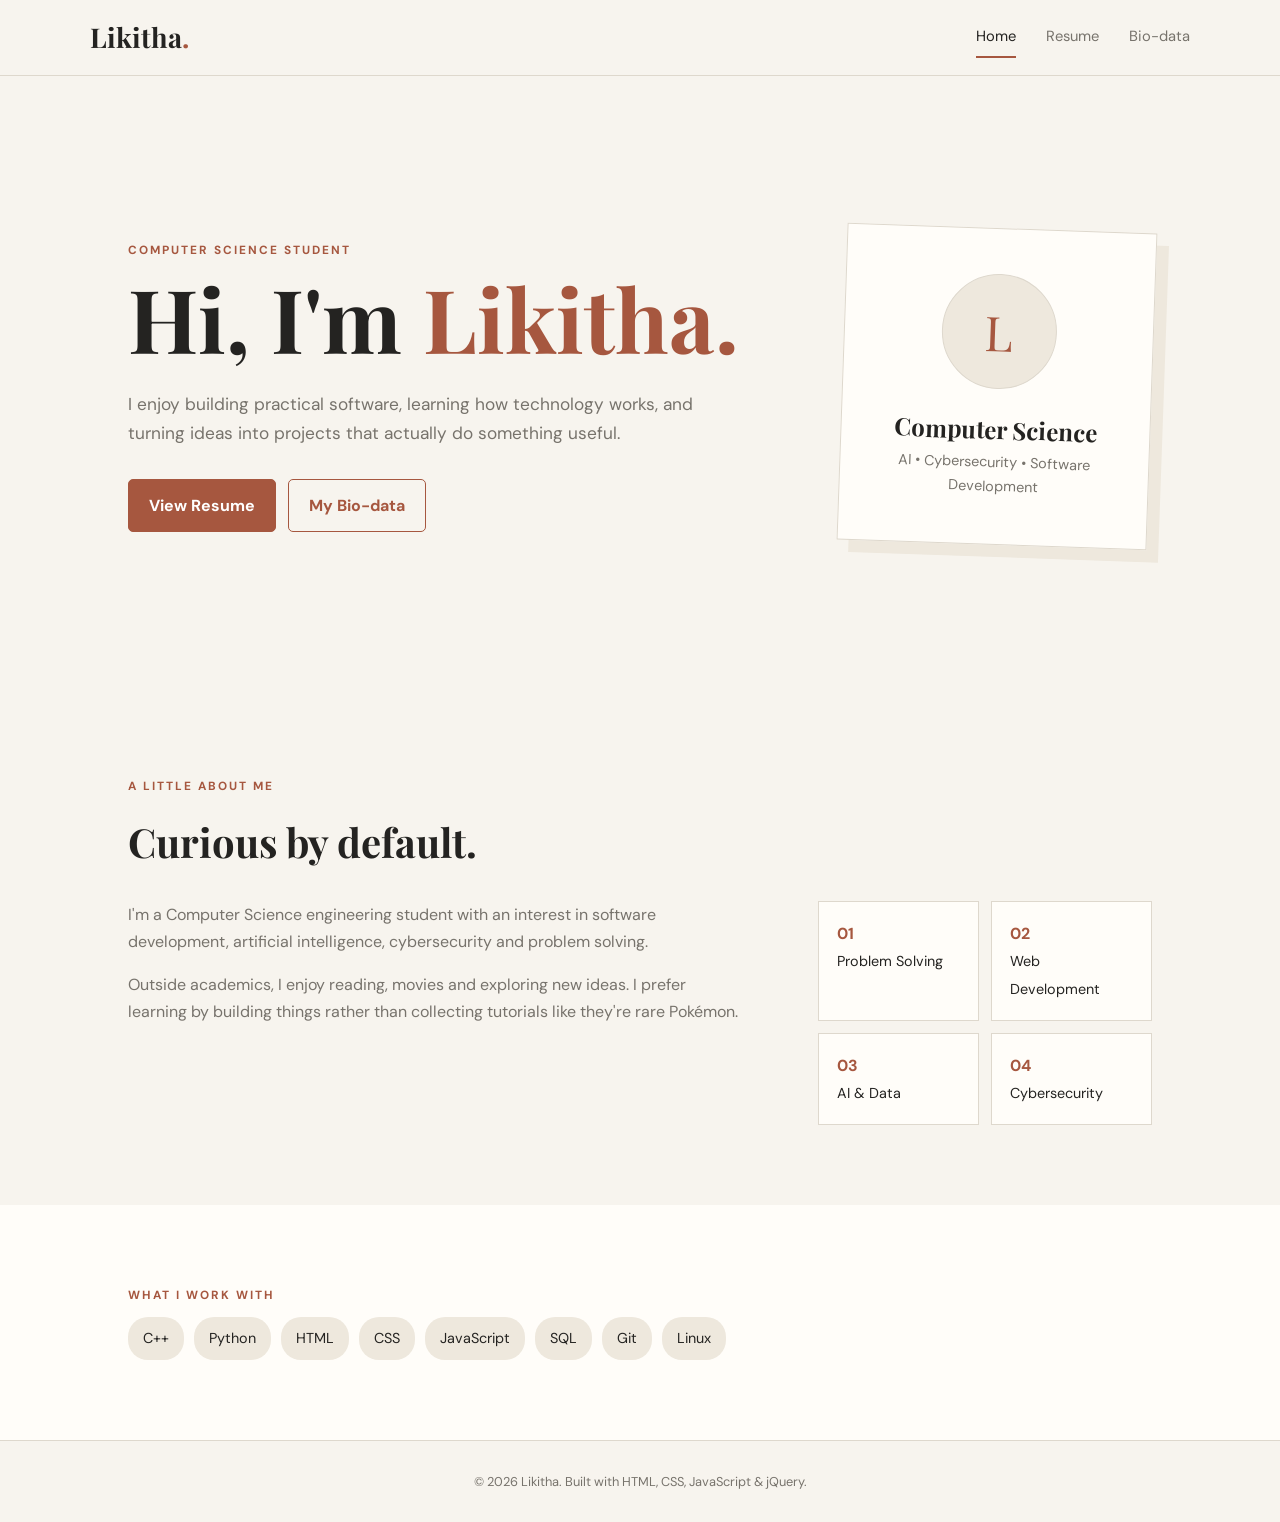
<file: index.html>
<!DOCTYPE html>
<html lang="en">
<head>
  <meta charset="UTF-8">
  <meta name="viewport" content="width=device-width, initial-scale=1.0">
  <title>Likitha | Portfolio</title>
  <link rel="stylesheet" href="style.css">
</head>
<body>
  <header class="navbar">
    <a class="logo" href="index.html">Likitha<span>.</span></a>
    <button class="menu-btn" id="menuBtn">☰</button>
    <nav id="navLinks">
      <a class="active" href="index.html">Home</a>
      <a href="resume.html">Resume</a>
      <a href="biodata.html">Bio-data</a>
    </nav>
  </header>

  <main>
    <section class="hero">
      <div class="hero-text">
        <p class="eyebrow">COMPUTER SCIENCE STUDENT</p>
        <h1>Hi, I'm <span>Likitha.</span></h1>
        <p class="intro">
          I enjoy building practical software, learning how technology works,
          and turning ideas into projects that actually do something useful.
        </p>
        <div class="buttons">
          <a href="resume.html" class="btn primary">View Resume</a>
          <a href="biodata.html" class="btn secondary">My Bio-data</a>
        </div>
      </div>

      <div class="profile-card">
        <div class="profile-circle">L</div>
        <h2>Computer Science</h2>
        <p>AI • Cybersecurity • Software Development</p>
      </div>
    </section>

    <section class="section">
      <p class="eyebrow">A LITTLE ABOUT ME</p>
      <h2>Curious by default.</h2>
      <div class="about-grid">
        <div>
          <p>
            I'm a Computer Science engineering student with an interest in
            software development, artificial intelligence, cybersecurity and
            problem solving.
          </p>
          <p>
            Outside academics, I enjoy reading, movies and exploring new ideas.
            I prefer learning by building things rather than collecting
            tutorials like they're rare Pokémon.
          </p>
        </div>
        <div class="mini-stats">
          <div><strong>01</strong><span>Problem Solving</span></div>
          <div><strong>02</strong><span>Web Development</span></div>
          <div><strong>03</strong><span>AI & Data</span></div>
          <div><strong>04</strong><span>Cybersecurity</span></div>
        </div>
      </div>
    </section>

    <section class="section light">
      <p class="eyebrow">WHAT I WORK WITH</p>
      <div class="skills">
        <span>C++</span><span>Python</span><span>HTML</span><span>CSS</span>
        <span>JavaScript</span><span>SQL</span><span>Git</span><span>Linux</span>
      </div>
    </section>
  </main>

  <footer>
    <p>© 2026 Likitha. Built with HTML, CSS, JavaScript & jQuery.</p>
  </footer>

  <script src="https://code.jquery.com/jquery-3.7.1.min.js"></script>
  <script src="script.js"></script>
</body>
</html>
</file>
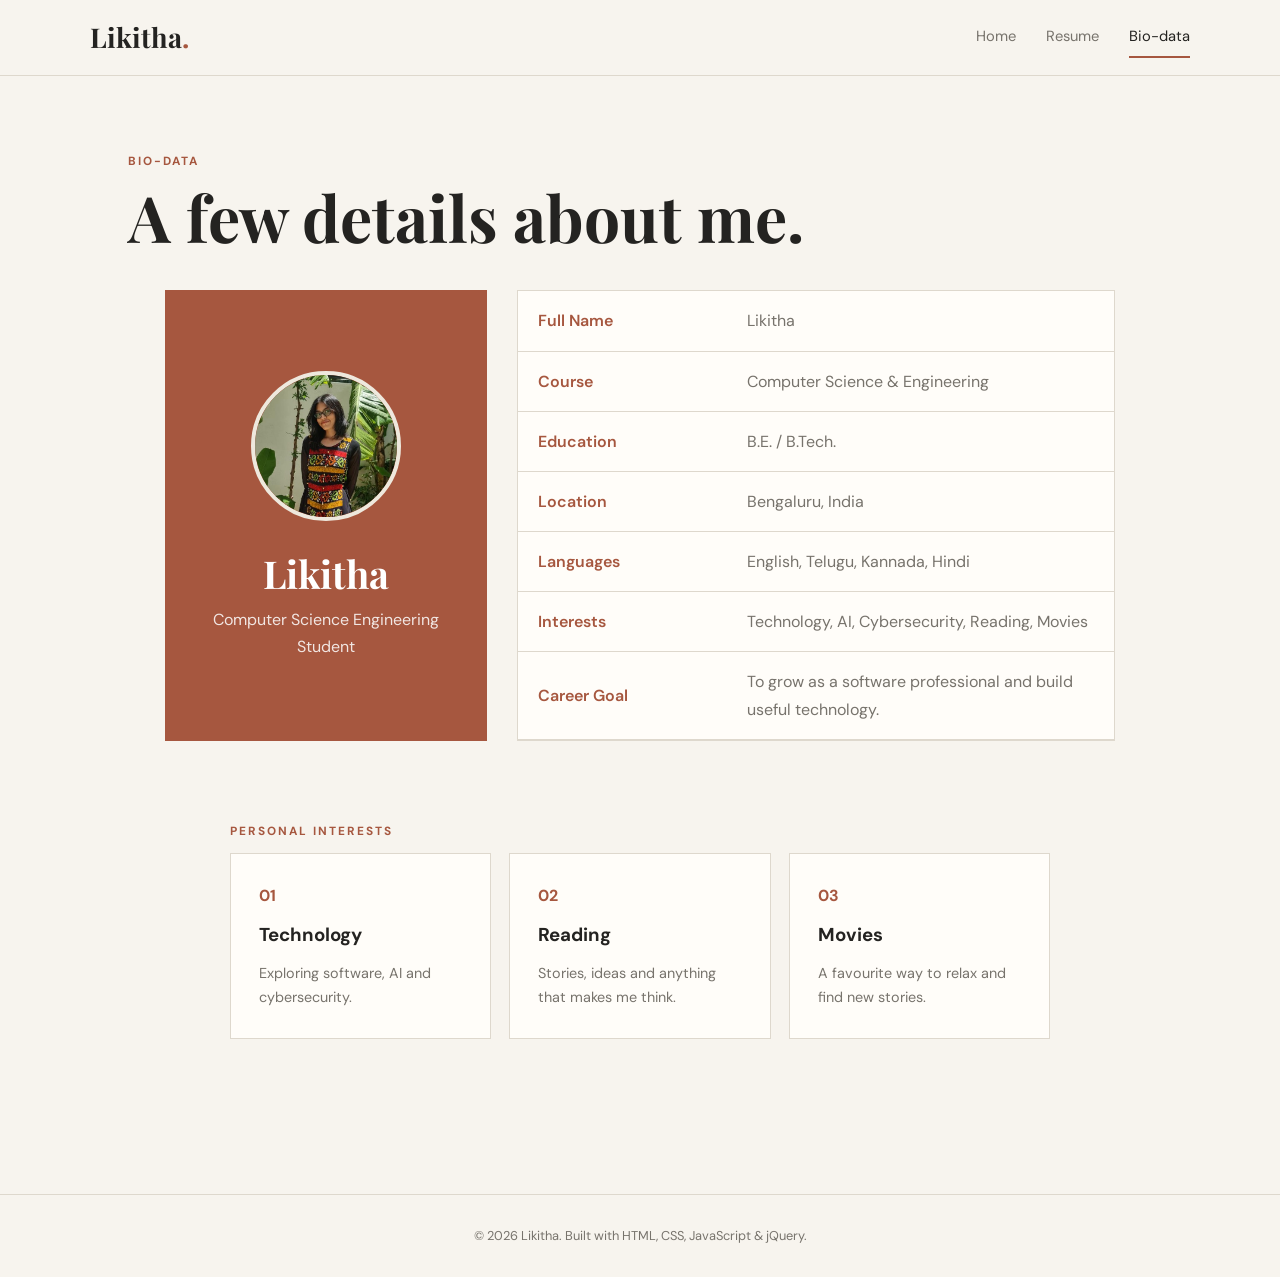
<file: biodata.html>
<!DOCTYPE html>
<html lang="en">
<head>
  <meta charset="UTF-8">
  <meta name="viewport" content="width=device-width, initial-scale=1.0">
  <title>Likitha | Bio-data</title>
  <link rel="stylesheet" href="style.css">
</head>
<body>
  <header class="navbar">
    <a class="logo" href="index.html">Likitha<span>.</span></a>
    <button class="menu-btn" id="menuBtn">☰</button>
    <nav id="navLinks">
      <a href="index.html">Home</a>
      <a href="resume.html">Resume</a>
      <a class="active" href="biodata.html">Bio-data</a>
    </nav>
  </header>

  <main class="page">
    <div class="page-heading">
      <p class="eyebrow">BIO-DATA</p>
      <h1>A few details about me.</h1>
    </div>

    <section class="bio-layout">
      <div class="bio-intro">
        <div class="profile-photo">
        <img src="profile.jpg" alt="Likitha's profile photo">
        </div>
        <h2>Likitha</h2>
        <p>Computer Science Engineering Student</p>
      </div>

      <div class="bio-table-wrap">
        <table>
          <tr><th>Full Name</th><td>Likitha</td></tr>
          <tr><th>Course</th><td>Computer Science & Engineering</td></tr>
          <tr><th>Education</th><td>B.E. / B.Tech.</td></tr>
          <tr><th>Location</th><td>Bengaluru, India</td></tr>
          <tr><th>Languages</th><td>English, Telugu, Kannada, Hindi</td></tr>
          <tr><th>Interests</th><td>Technology, AI, Cybersecurity, Reading, Movies</td></tr>
          <tr><th>Career Goal</th><td>To grow as a software professional and build useful technology.</td></tr>
        </table>
      </div>
    </section>

    <section class="section">
      <p class="eyebrow">PERSONAL INTERESTS</p>
      <div class="interest-grid">
        <article><span>01</span><h3>Technology</h3><p>Exploring software, AI and cybersecurity.</p></article>
        <article><span>02</span><h3>Reading</h3><p>Stories, ideas and anything that makes me think.</p></article>
        <article><span>03</span><h3>Movies</h3><p>A favourite way to relax and find new stories.</p></article>
      </div>
    </section>
  </main>

  <footer>
    <p>© 2026 Likitha. Built with HTML, CSS, JavaScript & jQuery.</p>
  </footer>

  <script src="https://code.jquery.com/jquery-3.7.1.min.js"></script>
  <script src="script.js"></script>
</body>
</html>
</file>
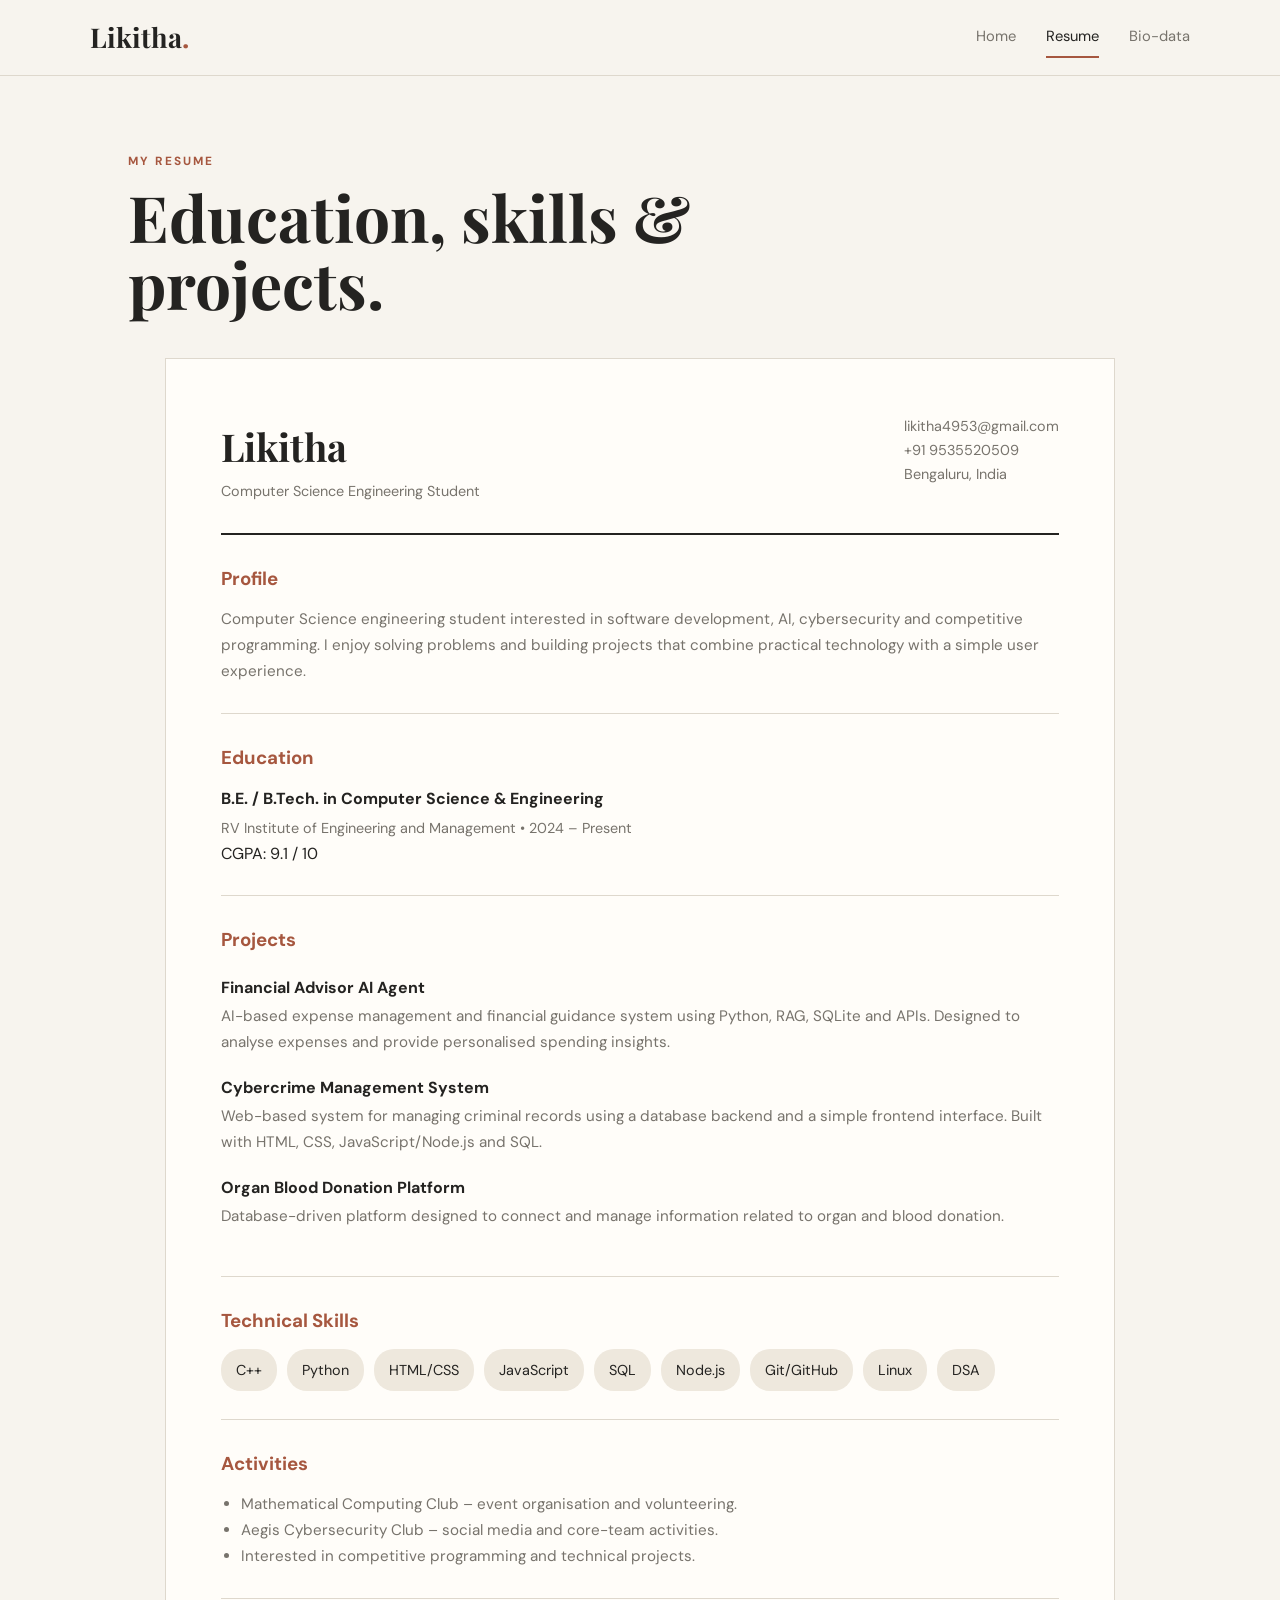
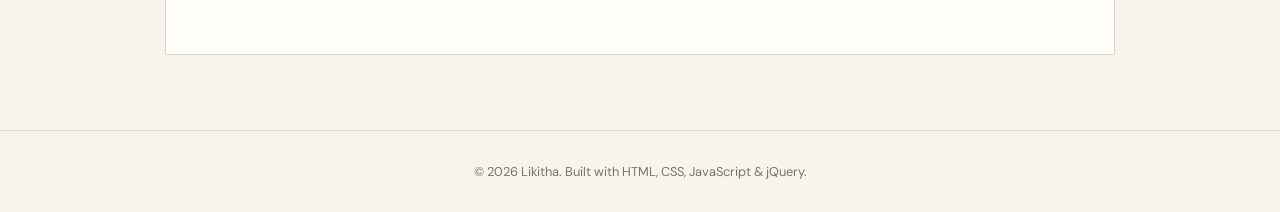
<file: resume.html>
<!DOCTYPE html>
<html lang="en">
<head>
  <meta charset="UTF-8">
  <meta name="viewport" content="width=device-width, initial-scale=1.0">
  <title>Likitha | Resume</title>
  <link rel="stylesheet" href="style.css">
</head>
<body>
  <header class="navbar">
    <a class="logo" href="index.html">Likitha<span>.</span></a>
    <button class="menu-btn" id="menuBtn">☰</button>
    <nav id="navLinks">
      <a href="index.html">Home</a>
      <a class="active" href="resume.html">Resume</a>
      <a href="biodata.html">Bio-data</a>
    </nav>
  </header>

  <main class="page">
    <div class="page-heading">
      <p class="eyebrow">MY RESUME</p>
      <h1>Education, skills & projects.</h1>
    </div>

    <section class="resume-card">
      <div class="resume-top">
        <div>
          <h2>Likitha</h2>
          <p>Computer Science Engineering Student</p>
        </div>
        <div class="contact">
          <p> likitha4953@gmail.com</p>
          <p> +91 9535520509</p>
          <p> Bengaluru, India</p>
        </div>
      </div>

      <div class="resume-section">
        <h3>Profile</h3>
        <p>
          Computer Science engineering student interested in software
          development, AI, cybersecurity and competitive programming. I enjoy
          solving problems and building projects that combine practical
          technology with a simple user experience.
        </p>
      </div>

      <div class="resume-section">
        <h3>Education</h3>
        <div class="timeline-item">
          <h4>B.E. / B.Tech. in Computer Science & Engineering</h4>
          <p class="muted">RV Institute of Engineering and Management • 2024 – Present</p>
          <p>CGPA: 9.1 / 10</p>
        </div>
      </div>

      <div class="resume-section">
        <h3>Projects</h3>
        <div class="project">
          <h4>Financial Advisor AI Agent</h4>
          <p>
            AI-based expense management and financial guidance system using
            Python, RAG, SQLite and APIs. Designed to analyse expenses and
            provide personalised spending insights.
          </p>
        </div>
        <div class="project">
          <h4>Cybercrime Management System</h4>
          <p>
            Web-based system for managing criminal records using a database
            backend and a simple frontend interface. Built with HTML, CSS,
            JavaScript/Node.js and SQL.
          </p>
        </div>
        <div class="project">
          <h4>Organ Blood Donation Platform</h4>
          <p>
            Database-driven platform designed to connect and manage information
            related to organ and blood donation.
          </p>
        </div>
      </div>

      <div class="resume-section">
        <h3>Technical Skills</h3>
        <div class="skill-list">
          <span>C++</span><span>Python</span><span>HTML/CSS</span>
          <span>JavaScript</span><span>SQL</span><span>Node.js</span>
          <span>Git/GitHub</span><span>Linux</span><span>DSA</span>
        </div>
      </div>

      <div class="resume-section">
        <h3>Activities</h3>
        <ul>
          <li>Mathematical Computing Club – event organisation and volunteering.</li>
          <li>Aegis Cybersecurity Club – social media and core-team activities.</li>
          <li>Interested in competitive programming and technical projects.</li>
        </ul>
      </div>
    </section>
  </main>

  <footer>
    <p>© 2026 Likitha. Built with HTML, CSS, JavaScript & jQuery.</p>
  </footer>

  <script src="https://code.jquery.com/jquery-3.7.1.min.js"></script>
  <script src="script.js"></script>
</body>
</html>
</file>
<file: style.css>
@import url('https://fonts.googleapis.com/css2?family=DM+Sans:wght@400;500;600;700&family=Playfair+Display:wght@600;700&display=swap');

:root {
  --ink: #242321;
  --muted: #77736c;
  --paper: #f7f4ee;
  --white: #fffdf9;
  --accent: #a6573f;
  --accent-dark: #824331;
  --line: #ded8cd;
  --soft: #eee8dd;
}

* { box-sizing: border-box; margin: 0; padding: 0; }

html { scroll-behavior: smooth; }

body {
  font-family: "DM Sans", sans-serif;
  color: var(--ink);
  background: var(--paper);
  line-height: 1.7;
}

a { color: inherit; text-decoration: none; }

.navbar {
  height: 76px;
  padding: 0 7%;
  display: flex;
  align-items: center;
  justify-content: space-between;
  background: rgba(247,244,238,.95);
  border-bottom: 1px solid var(--line);
  position: sticky;
  top: 0;
  z-index: 10;
}

.logo {
  font-family: "Playfair Display", serif;
  font-size: 1.7rem;
  font-weight: 700;
}

.logo span, .hero h1 span { color: var(--accent); }

nav { display: flex; gap: 30px; }

nav a {
  font-size: .92rem;
  color: var(--muted);
  padding: 7px 0;
  border-bottom: 2px solid transparent;
}

nav a:hover, nav a.active {
  color: var(--ink);
  border-color: var(--accent);
}

.menu-btn { display: none; border: 0; background: none; font-size: 1.5rem; }

.hero {
  min-height: 620px;
  padding: 90px 10%;
  display: grid;
  grid-template-columns: 1.35fr .65fr;
  align-items: center;
  gap: 70px;
}

.eyebrow {
  color: var(--accent);
  font-weight: 700;
  font-size: .74rem;
  letter-spacing: 2px;
  margin-bottom: 12px;
}

.hero h1, .page-heading h1 {
  font-family: "Playfair Display", serif;
  font-size: clamp(3rem, 7vw, 5.5rem);
  line-height: 1.05;
  margin-bottom: 25px;
}

.intro { max-width: 600px; color: var(--muted); font-size: 1.08rem; }

.buttons { display: flex; gap: 12px; margin-top: 30px; }

.btn {
  display: inline-block;
  padding: 12px 20px;
  border-radius: 5px;
  font-weight: 700;
  border: 1px solid var(--accent);
  cursor: pointer;
  font-family: inherit;
}

.primary { background: var(--accent); color: white; }
.primary:hover { background: var(--accent-dark); }
.secondary { color: var(--accent); background: transparent; }

.profile-card {
  background: var(--white);
  border: 1px solid var(--line);
  padding: 45px 30px;
  text-align: center;
  transform: rotate(2deg);
  box-shadow: 12px 12px 0 var(--soft);
}

.profile-circle {
  width: 115px;
  height: 115px;
  margin: 0 auto 20px;
  border-radius: 50%;
  display: grid;
  place-items: center;
  background: var(--soft);
  color: var(--accent);
  font-family: "Playfair Display", serif;
  font-size: 3rem;
  border: 1px solid var(--line);
}

.profile-card h2 { font-family: "Playfair Display", serif; }
.profile-card p { color: var(--muted); font-size: .9rem; }

.section { padding: 80px 10%; }
.section.light { background: var(--white); }

.section h2 {
  font-family: "Playfair Display", serif;
  font-size: 2.5rem;
  margin-bottom: 25px;
}

.about-grid {
  display: grid;
  grid-template-columns: 1.3fr .7fr;
  gap: 70px;
}

.about-grid p { margin-bottom: 15px; color: var(--muted); }

.mini-stats { display: grid; grid-template-columns: 1fr 1fr; gap: 12px; }
.mini-stats div { padding: 18px; background: var(--white); border: 1px solid var(--line); }
.mini-stats strong { display: block; color: var(--accent); }
.mini-stats span { font-size: .9rem; }

.skills, .skill-list { display: flex; flex-wrap: wrap; gap: 10px; }
.skills span, .skill-list span {
  padding: 9px 15px;
  background: var(--soft);
  border-radius: 20px;
  font-size: .9rem;
}

footer {
  padding: 30px 7%;
  text-align: center;
  color: var(--muted);
  font-size: .8rem;
  border-top: 1px solid var(--line);
}

.page { padding: 75px 10%; }
.page-heading { margin-bottom: 40px; }
.page-heading h1 { font-size: clamp(2.5rem, 5vw, 4.5rem); max-width: 750px; }

.page-heading .btn { margin-top: 15px; }

.resume-card {
  background: var(--white);
  border: 1px solid var(--line);
  padding: 55px;
  max-width: 950px;
  margin: auto;
}

.resume-top {
  display: flex;
  justify-content: space-between;
  gap: 30px;
  padding-bottom: 30px;
  border-bottom: 2px solid var(--ink);
}

.resume-top h2, .bio-intro h2 {
  font-family: "Playfair Display", serif;
  font-size: 2.4rem;
}

.resume-top p, .contact p, .muted { color: var(--muted); font-size: .9rem; }

.resume-section { padding: 28px 0; border-bottom: 1px solid var(--line); }
.resume-section h3 { color: var(--accent); margin-bottom: 12px; }
.resume-section h4 { margin-bottom: 3px; }
.project { margin: 18px 0; }
.project p, .resume-section > p, .resume-section li { color: var(--muted); font-size: .95rem; }
.resume-section ul { padding-left: 20px; }

.bio-layout {
  max-width: 950px;
  margin: auto;
  display: grid;
  grid-template-columns: .7fr 1.3fr;
  gap: 30px;
  align-items: stretch;
}

.bio-intro {
  background: var(--accent);
  color: white;
  padding: 45px 30px;
  text-align: center;
  display: flex;
  flex-direction: column;
  justify-content: center;
}

.bio-intro .profile-circle {
  background: rgba(255,255,255,.16);
  border-color: rgba(255,255,255,.3);
  color: white;
}

.bio-intro p { opacity: .85; }

.bio-table-wrap { background: var(--white); border: 1px solid var(--line); overflow-x: auto; }

table { width: 100%; border-collapse: collapse; }
th, td { padding: 16px 20px; text-align: left; border-bottom: 1px solid var(--line); }
th { width: 35%; font-weight: 600; color: var(--accent); }
td { color: var(--muted); }

.interest-grid {
  display: grid;
  grid-template-columns: repeat(3, 1fr);
  gap: 18px;
}
.interest-grid article { padding: 28px; border: 1px solid var(--line); background: var(--white); }
.interest-grid span { color: var(--accent); font-weight: 700; }
.interest-grid h3 { margin: 10px 0; }
.interest-grid p { color: var(--muted); font-size: .9rem; }

@media (max-width: 750px) {
  .navbar { padding: 0 5%; }
  .menu-btn { display: block; }
  nav {
    display: none;
    position: absolute;
    top: 76px; left: 0; right: 0;
    background: var(--paper);
    padding: 20px 5%;
    flex-direction: column;
    gap: 12px;
    border-bottom: 1px solid var(--line);
  }
  nav.open { display: flex; }
  .hero, .about-grid, .bio-layout { grid-template-columns: 1fr; }
  .hero { padding: 65px 7%; gap: 45px; }
  .section, .page { padding: 60px 7%; }
  .resume-card { padding: 28px; }
  .resume-top { flex-direction: column; }
  .interest-grid { grid-template-columns: 1fr; }
}

.profile-photo {
  width: 150px;
  height: 150px;
  margin: 0 auto 20px;
  border-radius: 50%;
  overflow: hidden;
  border: 4px solid var(--soft);
}

.profile-photo img {
  width: 100%;
  height: 100%;
  object-fit: cover;
  display: block;
}
</file>
